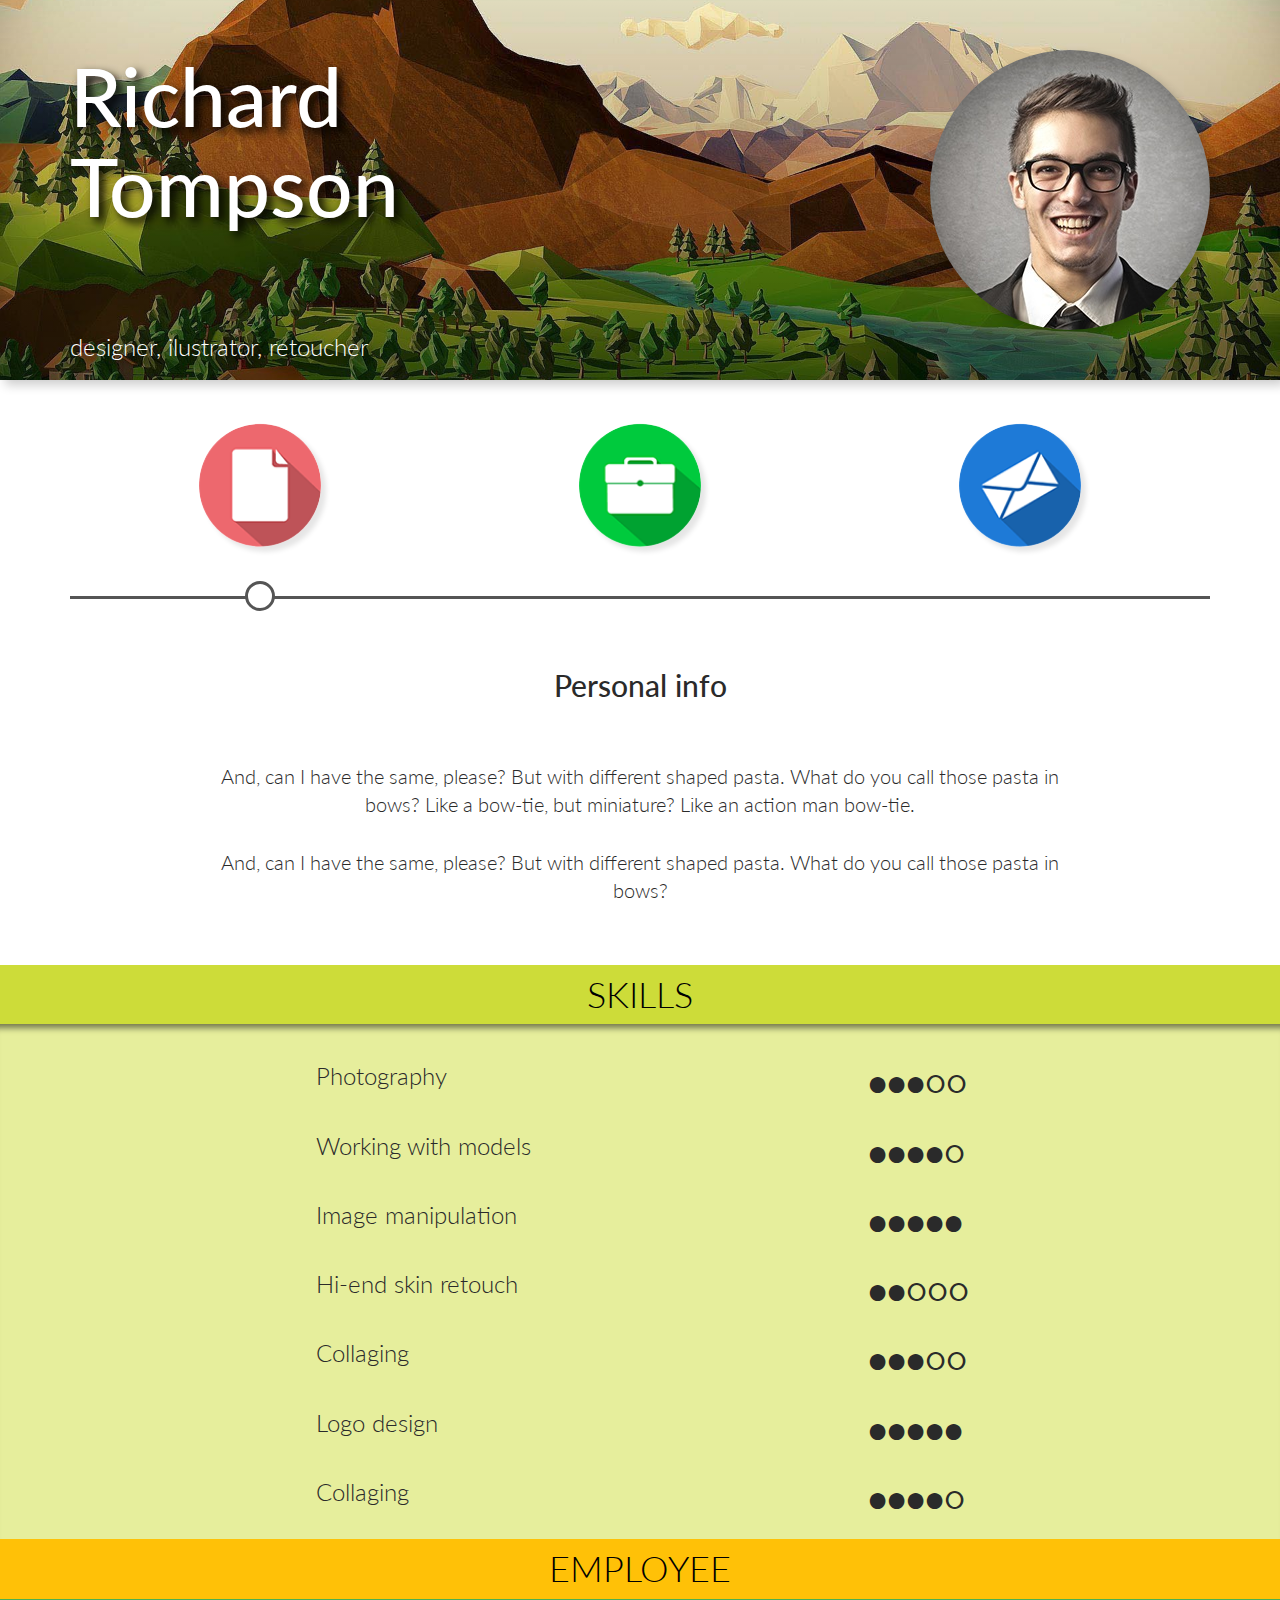
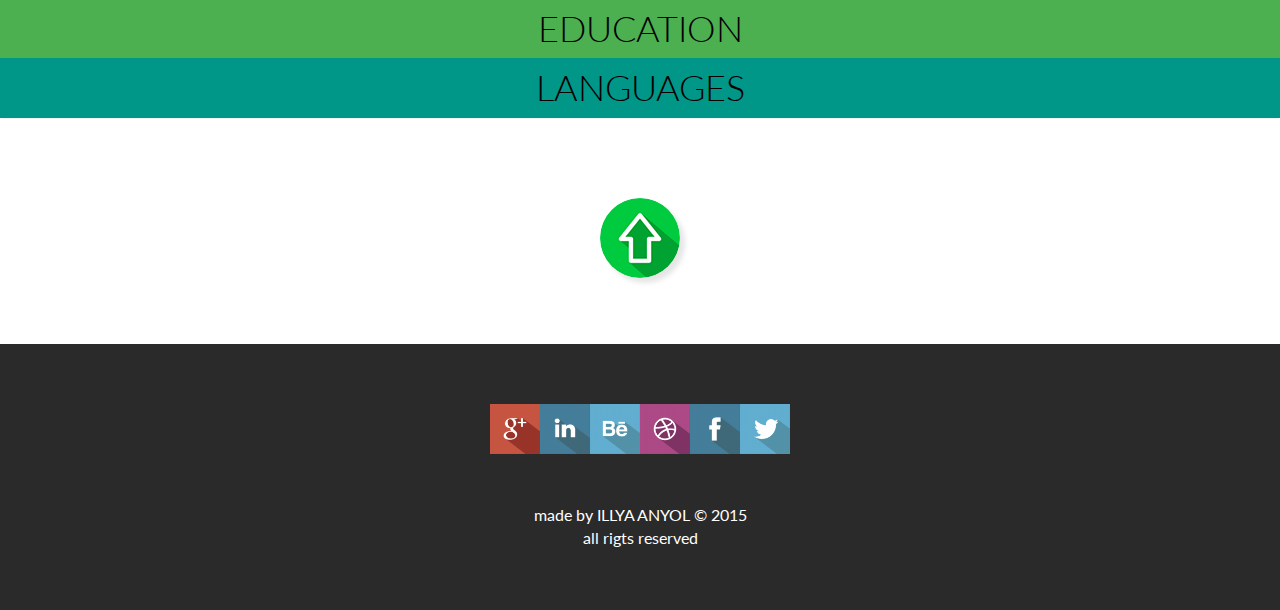
<file: index.html>
<!DOCTYPE html>
<html>
<head>
	<title>Richard Tompson</title>
	<meta charset="UTF-8">
	<meta http-equiv="X-UA-Compatible" content="IE=edge">
	<meta name="viewport" content="width=device-width, initial-scale=1">
	<link rel="icon" href="favicon.ico">
	<link href='http://fonts.googleapis.com/css?family=Lato:300,400' rel='stylesheet' type='text/css'>
	<link rel="stylesheet" href="css/bootstrap.css">
	<link rel="stylesheet" href="css/main.css">

	<!-- HTML5 shim and Respond.js for IE8 support of HTML5 elements and media queries -->
	<!-- WARNING: Respond.js doesn't work if you view the page via file:// -->
	<!--[if lt IE 9]>
		<script src="https://oss.maxcdn.com/html5shiv/3.7.2/html5shiv.min.js"></script>
		<script src="https://oss.maxcdn.com/respond/1.4.2/respond.min.js"></script>
	<![endif]-->
</head>
<body>

	<!-- Header -->
	<header class="header">
		<div class="container">
			<div class="row">
				
				<!-- Profile name and career -->
				<div class="col-sm-6">
					<h1 class="profile-name">Richard Tompson</h1>
					<p class="profile-career">designer, ilustrator, retoucher</p>
				</div><!-- End Profile name and career -->

				<!-- Profile avatar -->
				<div class="col-sm-6">
					<div class="avatar">
						<img src="img/avatar.jpg" alt="Richard-Tompson-avatar">
					</div>
				</div><!-- End Profile avatar -->

			</div>	
		</div>
	</header><!-- End Header -->

	<!-- Menu -->
	<section class="menu">
		<div class="container">
			<nav class="clearfix">
				<div class="col-xs-4 col-sm-4">
					<div class="navigator active"></div>
					<a class="info" href="index.html">
						<img src="img/info.png" alt="">
					</a>
				</div>
				<div class="col-xs-4 col-sm-4">
					<div class="navigator"></div>
					<a class="portfolio" href="portfolio.html">
						<img src="img/portfolio.png" alt="">
					</a>
				</div>
				<div class="col-xs-4 col-sm-4">
					<div class="navigator"></div>
					<a class="contact" href="contact.html">
						<img src="img/contact.png" alt="">
					</a>
				<div>
			</nav>
		</div>
	</section> <!-- End Menu -->

	<!-- Content -->
<section class="content">
	<div class="info-header">
		<h2 class="header-text">Personal info</h2>
			<p class="description">And, can I have the same, please? But with different shaped pasta. What do you call those pasta in bows? Like a bow-tie, but miniature? Like an action man bow-tie.
			<br><br>
			And, can I have the same, please? But with different shaped pasta. What do you call those pasta in bows? </p>
	</div>

		<!-- Skills -->
		
<div class="panel-group" id="accordion" role="tablist" aria-multiselectable="true">
	<div class="panel panel-default">
		<div class="panel-heading" role="tab" id="headingOne">
			<h4 class="panel-title">
				<a data-toggle="collapse" data-parent="#accordion" href="#collapseOne" aria-expanded="true" aria-controls="collapseOne">
					SKILLS
				</a>
			</h4>
		</div>
		<div id="collapseOne" class="panel-collapse collapse in" role="tabpanel" aria-labelledby="headingOne">
			<div class="panel-body">
				<div class="skills-desc-background">

					<div class="row">
						<div class="col-sm-8">
							<p class="skill-1">Photography</p>
						</div>
						<div class="col-sm-4">
							<span>&#9679;</span><span>&#9679;</span><span>&#9679;</span><span>&#9675;</span><span>&#9675;</span>
						</div>
					</div>

					<div class="row">
						<div class="col-sm-8">
							<p class="skill-1">Working with models</p>
						</div>
						<div class="col-sm-4">
							<span>&#9679;</span><span>&#9679;</span><span>&#9679;</span><span>&#9679;</span><span>&#9675;</span>
						</div>
					</div>

					<div class="row">
						<div class="col-sm-8">
							<p class="skill-1">Image manipulation</p>
						</div>
						<div class="col-sm-4">
							<span>&#9679;</span><span>&#9679;</span><span>&#9679;</span><span>&#9679;</span><span>&#9679;</span>
						</div>
					</div>

					<div class="row">
						<div class="col-sm-8">
							<p class="skill-1">Hi-end skin retouch</p>
						</div>
						<div class="col-sm-4">
							<span>&#9679;</span><span>&#9679;</span><span>&#9675;</span><span>&#9675;</span><span>&#9675;</span>
						</div>
					</div>

					<div class="row">
						<div class="col-sm-8">
							<p class="skill-1">Collaging</p>
						</div>
						<div class="col-sm-4">
							<span>&#9679;</span><span>&#9679;</span><span>&#9679;</span><span>&#9675;</span><span>&#9675;</span>
						</div>
					</div>

					<div class="row">
						<div class="col-sm-8">
							<p class="skill-1">Logo design</p>
						</div>
						<div class="col-sm-4">
							<span>&#9679;</span><span>&#9679;</span><span>&#9679;</span><span>&#9679;</span><span>&#9679;</span>
						</div>
					</div>

					<div class="row">
						<div class="col-sm-8">
							<p class="skill-1">Collaging</p>
						</div>
						<div class="col-sm-4">
							<span>&#9679;</span><span>&#9679;</span><span>&#9679;</span><span>&#9679;</span><span>&#9675;</span>
						</div>
					</div>

				</div>
			</div>
		</div>
	</div>
	<div class="panel panel-default">
		<div class="panel-heading" role="tab" id="headingTwo">
			<h4 class="panel-title">
				<a class="collapsed" data-toggle="collapse" data-parent="#accordion" href="#collapseTwo" aria-expanded="false" aria-controls="collapseTwo">
					EMPLOYEE
				</a>
			</h4>
		</div>
		<div id="collapseTwo" class="panel-collapse collapse" role="tabpanel" aria-labelledby="headingTwo">
			<div class="panel-body">
				
				<div class="row companies">
					<div class="col-md-3 company-1">
						<img src="img/company-1.png" alt="No image">
						<p class="company-desc">Company Name<br>Post<br>DD.MM.YY-DD.MM.YY</p>
					</div>
					<div class="col-md-3 company-2">
						<img src="img/company-2.png" alt="No image">
						<p class="company-desc">Company Name<br>Post<br>DD.MM.YY-DD.MM.YY</p>
					</div>
					<div class="col-md-3 company-3">
						<img src="img/company-3.png" alt="No image">
						<p class="company-desc">Company Name<br>Post<br>DD.MM.YY-DD.MM.YY</p>
					</div>
					<div class="col-md-3 company-4">
						<img src="img/company-4.png" alt="No image">
						<p class="company-desc">Company Name<br>Post<br>DD.MM.YY-DD.MM.YY</p>
					</div>					
				</div>
			
			</div>
		</div>
	</div>
	<div class="panel panel-default">
		<div class="panel-heading" role="tab" id="headingThree">
			<h4 class="panel-title">
				<a class="collapsed" data-toggle="collapse" data-parent="#accordion" href="#collapseThree" aria-expanded="false" aria-controls="collapseThree">
					EDUCATION
				</a>
			</h4>
		</div>
		<div id="collapseThree" class="panel-collapse collapse" role="tabpanel" aria-labelledby="headingThree">
			<div class="panel-body">
				<div class="container">
<!-- Large layout -->
					<div class="hidden-sm hidden-xs row education-grid">
						<div class="line"></div>
							<div class="col-md-offset-1 col-md-1 course">
								<div class="course-empty"></div>
							</div>
							<div class="col-md-2 course">
								<div class="line-vert-up"></div>
									<div class="course-field">
										<h3 class="education red">Course name</h3>
										<div class="course-date">
											<p>YYYY</p>
										</div>
									</div>
							</div>
							<div class="col-md-2 course">
								<div class="line-vert-down"></div>
									<div class="course-field">
										<h3 class="education yellow">Course Name</h3>
										<div class="course-date">
											<p>YYYY</p>
										</div>
								</div>
							</div>
							<div class="col-md-2 course">
								<div class="line-vert-up"></div>
									<div class="course-field">
										<h3 class="education green">Course Name</h3>
										<div class="course-date">
											<p>YYYY</p>
										</div>
									</div>
							</div>
							<div class="col-md-1 course">
								<div class="course-empty"></div>
							</div>
							<div class="col-md-2 course">
								<div class="line-vert-down"></div>
									<div class="course-field">
										<h3 class="education purple">Course Name</h3>
										<div class="course-date">
											<p>YYYY</p>
										</div>
									</div>
							</div>
					</div><!-- End of large layout -->

<!-- Small layout -->
					<div class="small-layout hidden-md hidden-lg">
						
						<div class="education-grid-sm">
								<h3 class="education-sm  red">Course name</h3>
							<div class="course-field-sm">
								<p>YYYY</p>
							</div>
						</div>
							
						<div class="education-grid-sm">
								<h3 class="education-sm yellow">Course name</h3>
							<div class="course-field-sm">
								<p>YYYY</p>
							</div>
						</div>
							
							<div class="education-grid-sm">
								<h3 class="education-sm green">Course name</h3>
							<div class="course-field-sm">
								<p>YYYY</p>
							</div>
						</div>
							
							<div class="education-grid-sm">
								<h3 class="education-sm purple">Course name</h3>
							<div class="course-field-sm">
								<p>YYYY</p>
							</div>
						</div>
					</div><!-- End of small layout -->		
			
				</div>
			</div>
		</div>
	</div>
	<div class="panel panel-default">
		<div class="panel-heading" role="tab" id="headingFour">
			<h4 class="panel-title">
				<a class="collapsed" data-toggle="collapse" data-parent="#accordion" href="#collapseFour" aria-expanded="false" aria-controls="collapseFour">
					LANGUAGES
				</a>
			</h4>
		</div>
		<div id="collapseFour" class="panel-collapse collapse" role="tabpanel" aria-labelledby="headingFour">
			<div class="panel-body">
				<div class="skills-desc-background">
				
					<div class="row">
						<div class="col-sm-8">
							<p class="skill-1">Spanish</p>
						</div>
						<div class="col-sm-4">
							<span>&#9679;</span><span>&#9679;</span><span>&#9679;</span><span>&#9675;</span><span>&#9675;</span>
						</div>
					</div>

					<div class="row">
						<div class="col-sm-8">
							<p class="skill-1">English</p>
						</div>
						<div class="col-sm-4">
							<span>&#9679;</span><span>&#9679;</span><span>&#9679;</span><span>&#9679;</span><span>&#9675;</span>
						</div>
					</div>

					<div class="row">
						<div class="col-sm-8">
							<p class="skill-1">Italian</p>
						</div>
						<div class="col-sm-4">
							<span>&#9679;</span><span>&#9679;</span><span>&#9679;</span><span>&#9679;</span><span>&#9679;</span>
						</div>
					</div>

					<div class="row">
						<div class="col-sm-8">
							<p class="skill-1">German</p>
						</div>
						<div class="col-sm-4">
							<span>&#9679;</span><span>&#9679;</span><span>&#9675;</span><span>&#9675;</span><span>&#9675;</span>
						</div>
					</div>

				</div>
			</div>
		</div>
	</div>
</div>
</section>	<!-- End Content -->

<!-- Footer -->

<section class="footer">
	<div class="arrow-block">
		<a class="arrow-top" href=".header">
			<img src="img/arrow-top.png" alt="">
		</a>
	</div>
	<div class="links-block">
		<div class="social-icons">
			<div class="social-link clearfix">
				<a href="">
					<img src="img/googleplus.png" alt="">
				</a>
			</div>
			<div class="social-link clearfix">
				<a href="">
					<img src="img/linkedin.png" alt="">
				</a>
			</div>
			<div class="social-link clearfix">
				<a href="">
					<img src="img/behance.png" alt="">
				</a>
			</div>
			<div class="social-link clearfix">
				<a href="">
					<img src="img/dribble.png" alt="">
				</a>
			</div>
			<div class="social-link clearfix">
				<a href="">
					<img src="img/facebook.png" alt="">
				</a>
			</div>
			<div class="social-link clearfix">
				<a href="">
					<img src="img/twitter.png" alt="">
				</a>
			</div>
			
		</div>
		<p class="copyright">
			made by ILLYA ANYOL © 2015<br>all rigts reserved
		</p>
	</div>


</section>

<script src="https://ajax.googleapis.com/ajax/libs/jquery/1.11.2/jquery.min.js"></script>
<script src="js/bootstrap.min.js"></script>	
<script src="js/main.js"></script>	
</body>
</html>
</file>
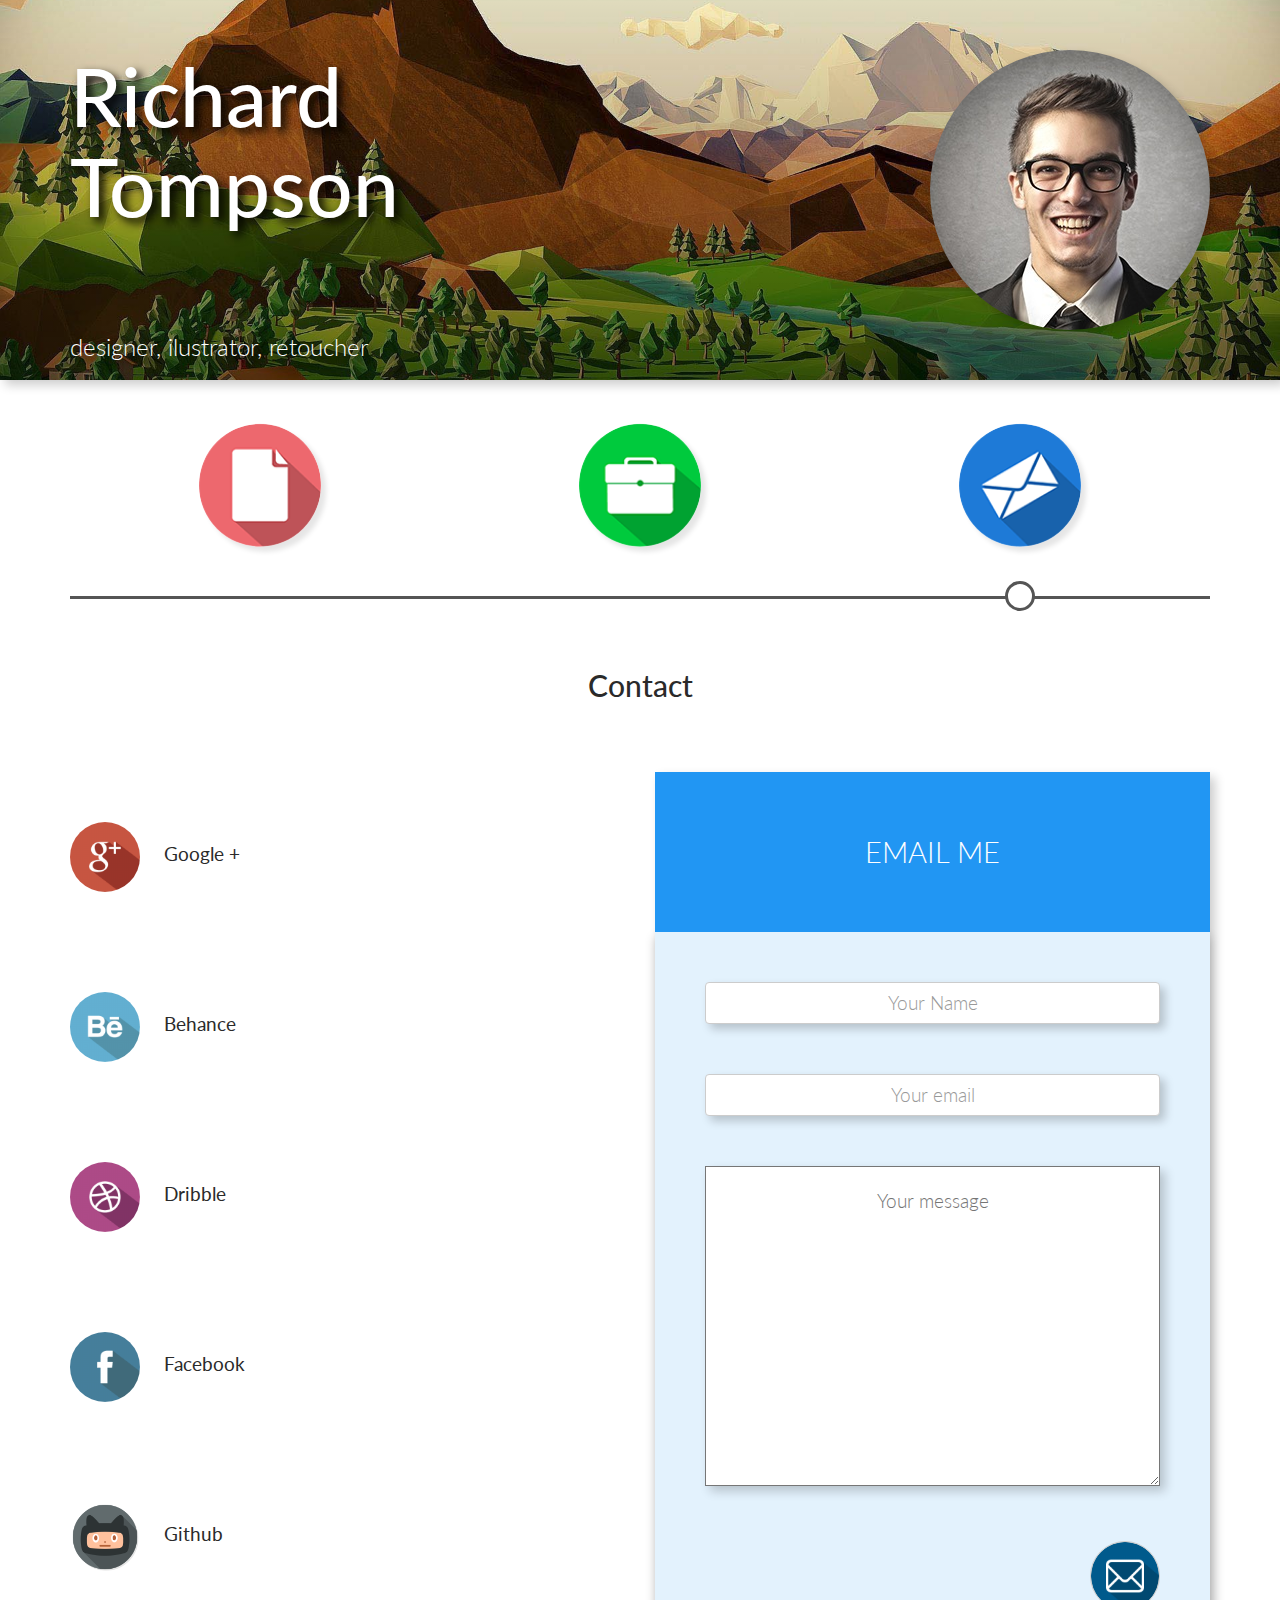
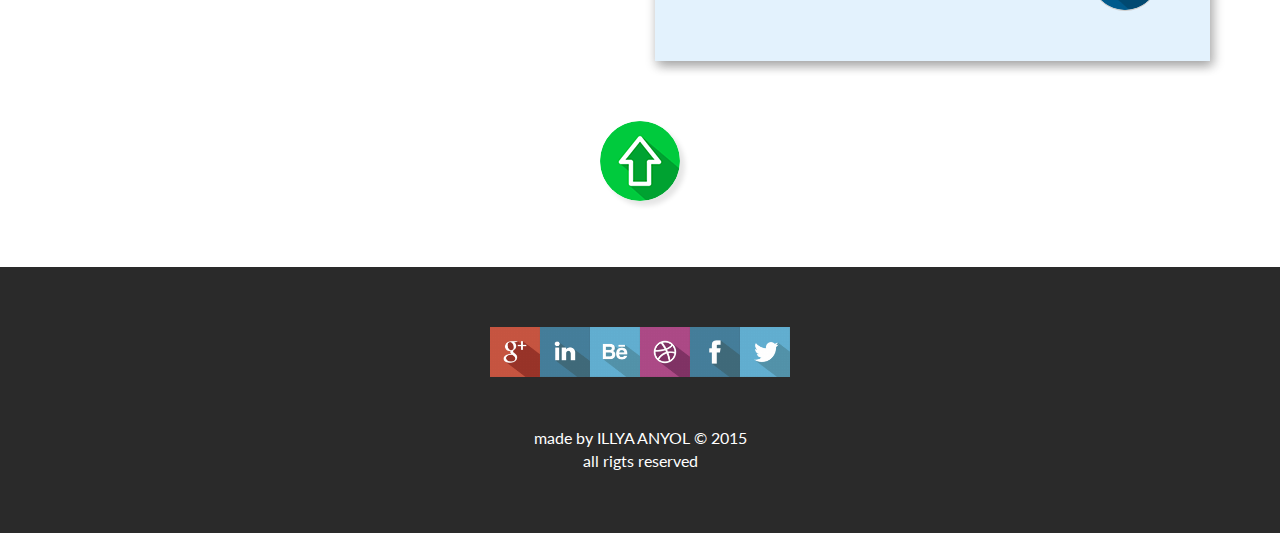
<file: contact.html>
<!DOCTYPE html>
<html>
<head>
	<title>Richard Tompson</title>
	<meta charset="UTF-8">
	<meta http-equiv="X-UA-Compatible" content="IE=edge">
	<meta name="viewport" content="width=device-width, initial-scale=1">
	<link rel="icon" href="favicon.ico">
	<link href='http://fonts.googleapis.com/css?family=Lato:300,400' rel='stylesheet' type='text/css'>
	<link rel="stylesheet" href="css/bootstrap.css">
	<link rel="stylesheet" href="css/main.css">

	<!-- HTML5 shim and Respond.js for IE8 support of HTML5 elements and media queries -->
	<!-- WARNING: Respond.js doesn't work if you view the page via file:// -->
	<!--[if lt IE 9]>
		<script src="https://oss.maxcdn.com/html5shiv/3.7.2/html5shiv.min.js"></script>
		<script src="https://oss.maxcdn.com/respond/1.4.2/respond.min.js"></script>
	<![endif]-->
</head>
<body>

	<!-- Header -->
	<header class="header">
		<div class="container">
			<div class="row">
				
				<!-- Profile name and career -->
				<div class="col-sm-6">
						<h1 class="profile-name">Richard Tompson</h1>
						<p class="profile-career">designer, ilustrator, retoucher</p>
				</div><!-- End Profile name and career -->

				<!-- Profile avatar -->
				<div class="col-sm-6">
					<div class="avatar">
						<img src="img/avatar.jpg" alt="Richard-Tompson-avatar">
					</div>
				</div><!-- End Profile avatar -->

			</div>	
		</div>
	</header><!-- End Header -->

	<!-- Menu -->
	<section class="menu">
		<div class="container">
			<nav class="clearfix">
				<div class="col-xs-4 col-sm-4">
					<div class="navigator"></div>
					<a class="info" href="index.html">
						<img src="img/info.png" alt="">
					</a>
				</div>
				<div class="col-xs-4 col-sm-4">
					<div class="navigator"></div>
					<a class="portfolio" href="portfolio.html">
						<img src="img/portfolio.png" alt="">
					</a>
				</div>
				<div class="col-xs-4 col-sm-4">
					<div class="navigator active"></div>
					<a class="contact" href="contact.html">
						<img src="img/contact.png" alt="">
					</a>
				<div>
			</nav>
		</div>
	</section> <!-- End Menu -->

	<!-- Content -->
<section class="contact-info">
	
	<div class="contact-header">
		<h2 class="header-text">Contact</h2>
	</div>
	
	<div class="container">
		<div class="link-list row">
			
			<div class="links col-sm-4 col-md-6">
				<a href="#">
					<img src="img/googleplus.png" alt="" class="social-logo">
					<p class="social-name">Google +</p>
				</a>
				<a href="#">
					<img src="img/behance.png" alt="" class="social-logo">
					<p class="social-name">Behance</p>
				</a>
				<a href="#">
					<img src="img/dribble.png" alt="" class="social-logo">
					<p class="social-name">Dribble</p>
				</a>
				<a href="#">
					<img src="img/facebook.png" alt="" class="social-logo">
					<p class="social-name">Facebook</p>
				</a>
				<a href="#">
					<img src="img/github.png" alt="" class="social-logo">
					<p class="social-name">Github</p>
				</a>

			</div>

			<div class="col-sm-8 col-md-6">
				<div class="email-me">
					<div class="email-head">
						<p class="email-header">EMAIL ME</p>
					</div>

					<div class="input-form">
						<form class="contact-form clearfix" action="">
							 <input type="text" class="form-control" id="input-name" placeholder="Your Name">
							 <input type="email" class="form-control" id="input-emai" placeholder="Your email">
							 <textarea class="input-text" rows="10" placeholder="Your message"></textarea>
							 <button type="submit" class="btn btn-default"></button> 
						</form>
					</div>

			</div>

		</div>
	</div>
	
</section>	<!-- End Content -->

<!-- Footer -->

<section class="footer">
	<div class="arrow-block">
		<a class="arrow-top" href=".header">
			<img src="img/arrow-top.png" alt="">
		</a>
	</div>
	<div class="links-block">
		<div class="social-icons">
			<div class="social-link clearfix">
				<a href="">
					<img src="img/googleplus.png" alt="">
				</a>
			</div>
			<div class="social-link clearfix">
				<a href="">
					<img src="img/linkedin.png" alt="">
				</a>
			</div>
			<div class="social-link clearfix">
				<a href="">
					<img src="img/behance.png" alt="">
				</a>
			</div>
			<div class="social-link clearfix">
				<a href="">
					<img src="img/dribble.png" alt="">
				</a>
			</div>
			<div class="social-link clearfix">
				<a href="">
					<img src="img/facebook.png" alt="">
				</a>
			</div>
			<div class="social-link clearfix">
				<a href="">
					<img src="img/twitter.png" alt="">
				</a>
			</div>
			
		</div>
		<p class="copyright">
			made by ILLYA ANYOL © 2015<br>all rigts reserved
		</p>
	</div>


</section>

<script src="https://ajax.googleapis.com/ajax/libs/jquery/1.11.2/jquery.min.js"></script>
<script src="js/bootstrap.min.js"></script>	
<script src="js/main.js"></script>	
</body>
</html>
</file>
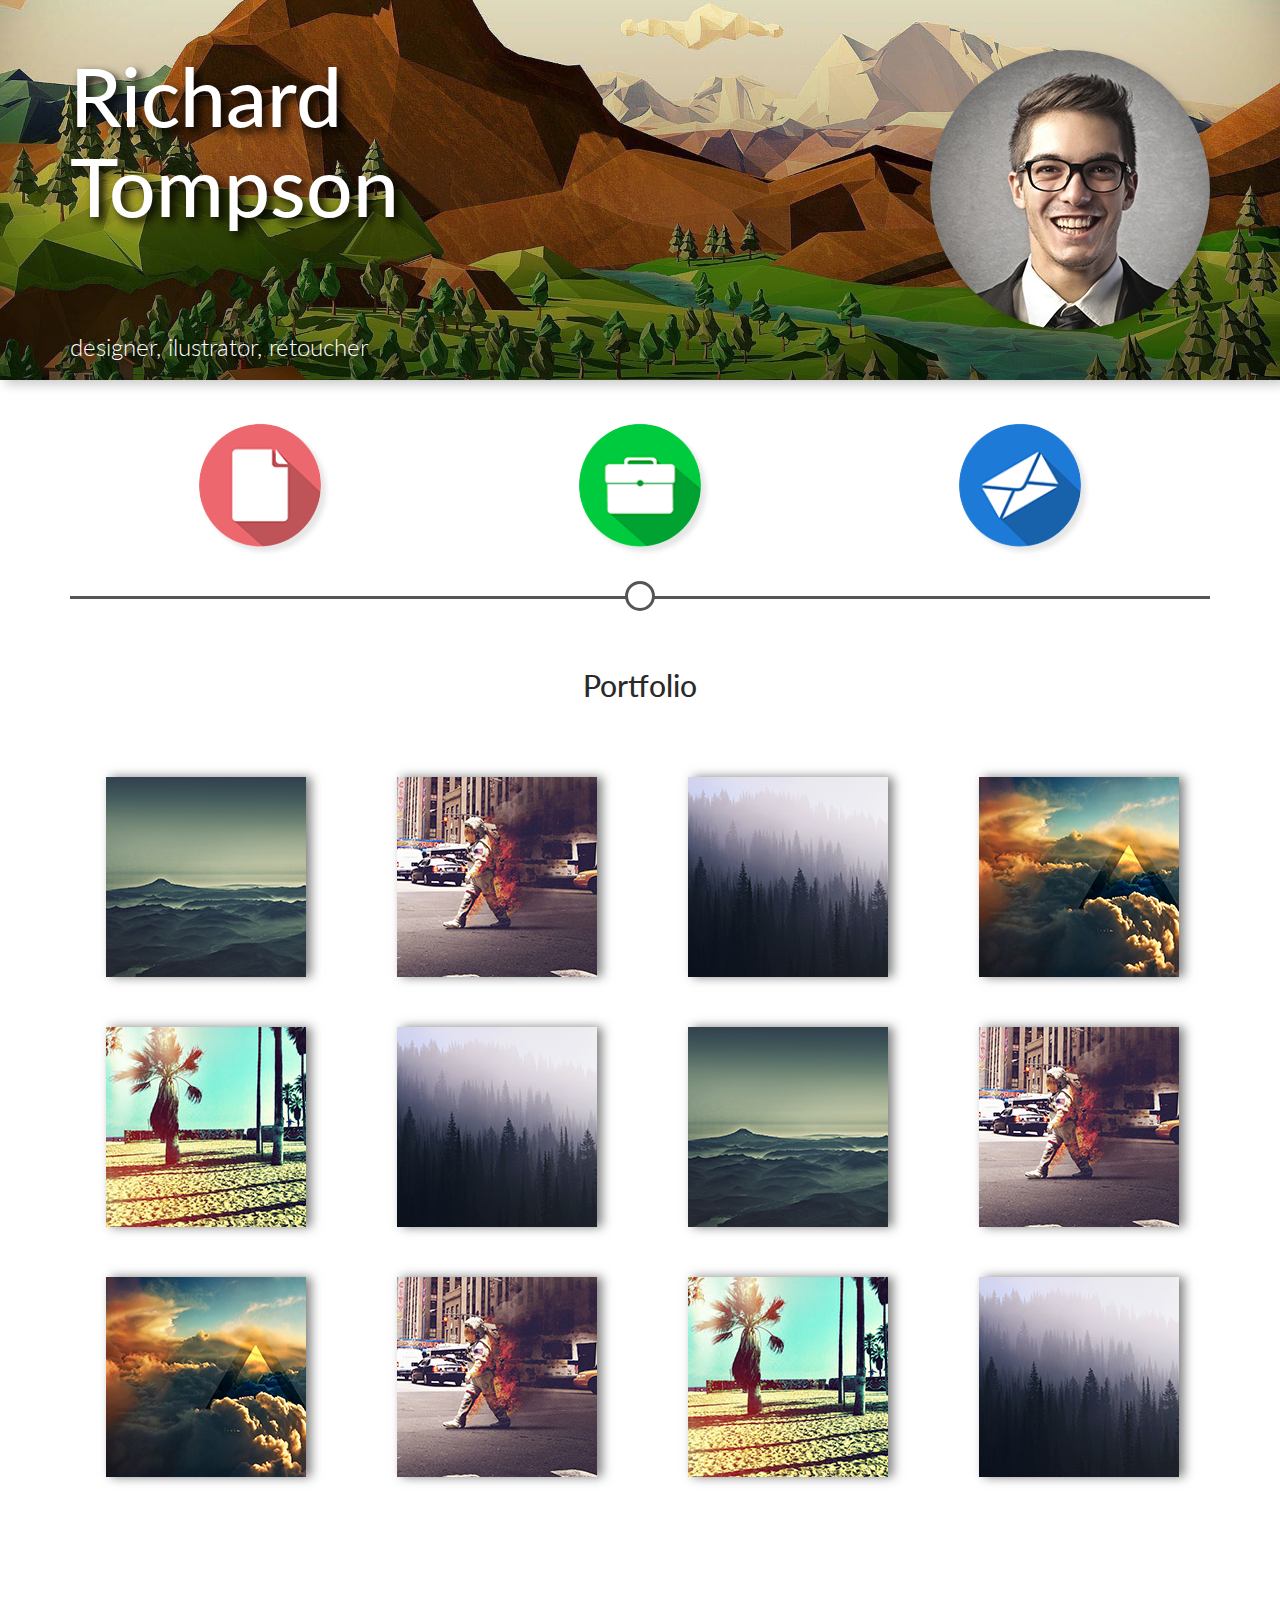
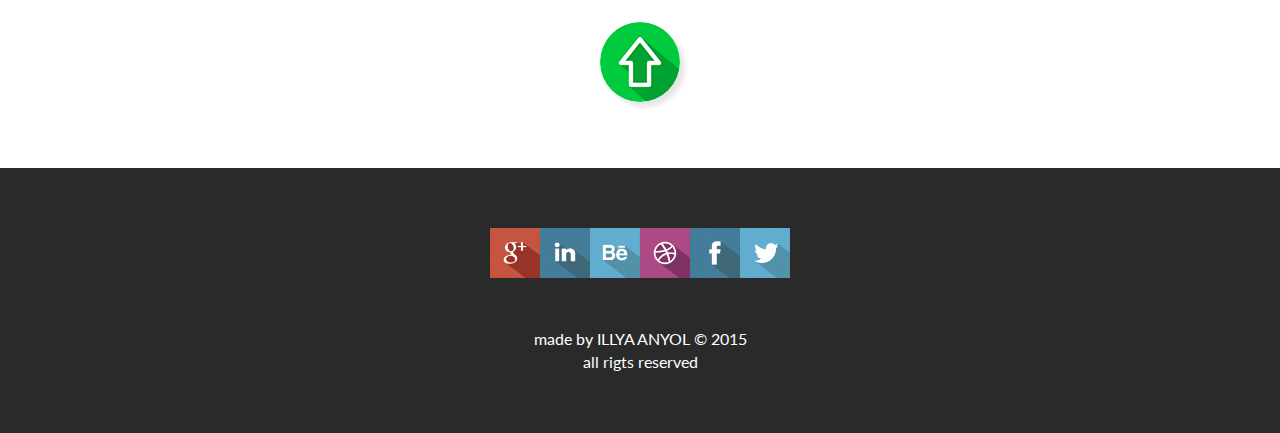
<file: portfolio.html>
<!DOCTYPE html>
<html>
<head>
	<title>Richard Tompson</title>
	<meta charset="UTF-8">
	<meta http-equiv="X-UA-Compatible" content="IE=edge">
	<meta name="viewport" content="width=device-width, initial-scale=1">
	<link rel="icon" href="favicon.ico">
	<link href='http://fonts.googleapis.com/css?family=Lato:300,400' rel='stylesheet' type='text/css'>
	<link rel="stylesheet" href="css/bootstrap.css">
	<link rel="stylesheet" href="css/main.css">

	<!-- HTML5 shim and Respond.js for IE8 support of HTML5 elements and media queries -->
	<!-- WARNING: Respond.js doesn't work if you view the page via file:// -->
	<!--[if lt IE 9]>
		<script src="https://oss.maxcdn.com/html5shiv/3.7.2/html5shiv.min.js"></script>
		<script src="https://oss.maxcdn.com/respond/1.4.2/respond.min.js"></script>
	<![endif]-->
</head>
<body>

	<!-- Header -->
	<header class="header">
		<div class="container">
			<div class="row">
				
				<!-- Profile name and career -->
				<div class="col-sm-6">
						<h1 class="profile-name">Richard Tompson</h1>
						<p class="profile-career">designer, ilustrator, retoucher</p>
				</div><!-- End Profile name and career -->

				<!-- Profile avatar -->
				<div class="col-sm-6">
					<div class="avatar">
						<img src="img/avatar.jpg" alt="Richard-Tompson-avatar">
					</div>
				</div><!-- End Profile avatar -->

			</div>	
		</div>
	</header><!-- End Header -->

	<!-- Menu -->
	<section class="menu">
		<div class="container">
			<nav class="clearfix">
				<div class="col-xs-4 col-sm-4">
					<div class="navigator"></div>
					<a class="info" href="index.html">
						<img src="img/info.png" alt="">
					</a>
				</div>
				<div class="col-xs-4 col-sm-4">
					<div class="navigator active"></div>
					<a class="portfolio" href="portfolio.html">
						<img src="img/portfolio.png" alt="">
					</a>
				</div>
				<div class="col-xs-4 col-sm-4">
					<div class="navigator"></div>
					<a class="contact" href="contact.html">
						<img src="img/contact.png" alt="">
					</a>
				<div>
			</nav>
		</div>
	</section> <!-- End Menu -->





	<!-- Content -->

<section class="portfolio">

	<div class="portfolio-header">
		<h2 class="header-text">Portfolio</h2>
	</div>

	<div class="gallery container">
		<ul class="thumbnails row">
			<li class="col-lg-3 col-md-4 col-sm-6 col-xs-6"><img src="img/gallery/thumbnails/01.jpg" alt=""></li>
			<li class="col-lg-3 col-md-4 col-sm-6 col-xs-6"><img src="img/gallery/thumbnails/02.jpg" alt=""></li>
			<li class="col-lg-3 col-md-4 col-sm-6 col-xs-6"><img src="img/gallery/thumbnails/03.jpg" alt=""></li>
			<li class="col-lg-3 col-md-4 col-sm-6 col-xs-6"><img src="img/gallery/thumbnails/04.jpg" alt=""></li>
			<li class="col-lg-3 col-md-4 col-sm-6 col-xs-6"><img src="img/gallery/thumbnails/05.jpg" alt=""></li>
			<li class="col-lg-3 col-md-4 col-sm-6 col-xs-6"><img src="img/gallery/thumbnails/03.jpg" alt=""></li>
			<li class="col-lg-3 col-md-4 col-sm-6 col-xs-6"><img src="img/gallery/thumbnails/01.jpg" alt=""></li>
			<li class="col-lg-3 col-md-4 col-sm-6 col-xs-6"><img src="img/gallery/thumbnails/02.jpg" alt=""></li>
			<li class="col-lg-3 col-md-4 col-sm-6 col-xs-6"><img src="img/gallery/thumbnails/04.jpg" alt=""></li>
			<li class="col-lg-3 col-md-4 col-sm-6 col-xs-6"><img src="img/gallery/thumbnails/02.jpg" alt=""></li>
			<li class="col-lg-3 col-md-4 col-sm-6 col-xs-6"><img src="img/gallery/thumbnails/05.jpg" alt=""></li>
			<li class="col-lg-3 col-md-4 col-sm-6 col-xs-6"><img src="img/gallery/thumbnails/03.jpg" alt=""></li>
		</ul>
	</div>

<!-- Modal -->
<div class="modal fade" id="myModal" tabindex="-1" role="dialog" aria-labelledby="myModalLabel" aria-hidden="true">
  <div class="modal-dialog">
    <div class="modal-content">
     <div class="modal-body"></div>
    </div>
  </div>
</div>


</section>	<!-- End Content -->






<!-- Footer -->

<section class="footer">
	<div class="arrow-block">
		<a class="arrow-top" href=".header">
			<img src="img/arrow-top.png" alt="">
		</a>
	</div>
	<div class="links-block">
		<div class="social-icons">
			<div class="social-link clearfix">
				<a href="">
					<img src="img/googleplus.png" alt="">
				</a>
			</div>
			<div class="social-link clearfix">
				<a href="">
					<img src="img/linkedin.png" alt="">
				</a>
			</div>
			<div class="social-link clearfix">
				<a href="">
					<img src="img/behance.png" alt="">
				</a>
			</div>
			<div class="social-link clearfix">
				<a href="">
					<img src="img/dribble.png" alt="">
				</a>
			</div>
			<div class="social-link clearfix">
				<a href="">
					<img src="img/facebook.png" alt="">
				</a>
			</div>
			<div class="social-link clearfix">
				<a href="">
					<img src="img/twitter.png" alt="">
				</a>
			</div>
			
		</div>
		<p class="copyright">
			made by ILLYA ANYOL © 2015<br>all rigts reserved
		</p>
	</div>


</section>

<script src="https://ajax.googleapis.com/ajax/libs/jquery/1.11.2/jquery.min.js"></script>
<script src="js/bootstrap.min.js"></script>	
<script src="js/main.js"></script>	
</body>
</html>
</file>
<file: css/main.css>
/* === Variables === */
/* === Extends === */
.menu, .footer .arrow-block, .footer .links-block, .content, .panel-heading, .contact-header {
  text-align: center;
}

.menu a {
  transition: all 0.2s linear;
}
.menu a:hover {
  width: 45%;
  -webkit-filter: brightness(130%);
}

/* === Base === */
html {
  font-size: 1em;
}

body {
  -webkit-font-smoothing: antialiased;
  background-color: #fff;
  font-family: "Lato", sans-serif;
  font-size: 1em;
  color: #2a2a2a;
}

/* === Header === */
header.header {
  background: linear-gradient(to bottom, rgba(255, 255, 255, 0), rgba(0, 0, 0, 0.5)), url(../img/header-background.jpg) center no-repeat;
  background-size: cover;
  box-shadow: 5px 5px 10px rgba(0, 0, 0, 0.2);
  height: 380px;
}
header.header .profile-name {
  color: #fff;
  font-size: 5.125em;
  margin-top: 50px;
  max-width: 350px;
  text-shadow: 5px 5px 10px black;
}
header.header .profile-career {
  color: #fff;
  font-weight: 300;
  font-size: 1.5em;
  margin-top: 100px;
  text-shadow: 5px 5px 10px black;
}
header.header .avatar {
  border-radius: 50%;
  box-shadow: 5px 5px 10px rgba(0, 0, 0, 0.2);
  float: right;
  height: 280px;
  margin-top: 50px;
  overflow: hidden;
  width: 280px;
}
header.header .avatar img {
  width: 100%;
}

/* === Menu === */
.menu nav {
  border-bottom: 3px solid #555555;
}
.menu a {
  position: relative;
  display: inline-block;
  width: 35%;
  margin: 30% 0;
}
.menu .info img,
.menu .portfolio img,
.menu .contact img {
  position: absolute;
  width: 100%;
  left: 0;
  top: 0;
  transform: translateY(-50%);
  border-radius: 50%;
  box-shadow: 5px 5px 5px rgba(0, 0, 0, 0.1);
}
.menu .navigator {
  width: 30px;
  height: 30px;
  background: #fff;
  border-radius: 50%;
  border: 3px solid #555555;
  position: absolute;
  bottom: 0;
  left: 50%;
  margin-left: -15px;
  transform: translateY(50%);
  visibility: hidden;
}
.menu .navigator.active {
  visibility: visible;
}

.footer .arrow-block a {
  display: inline-block;
  position: relative;
  margin: 100px 0;
  transition: all 0.2s linear;
  width: 80px;
}
.footer .arrow-block a:hover {
  width: 120px;
  -webkit-filter: brightness(130%);
}
.footer .arrow-block img {
  border-radius: 50%;
  box-shadow: 5px 5px 5px rgba(0, 0, 0, 0.1);
  position: absolute;
  left: 0;
  top: 0;
  transform: translateY(-50%);
  width: 100%;
}

.footer .links-block {
  background-color: #2a2a2a;
  padding: 50px;
}
.footer .social-icons {
  font-size: 0;
  padding-top: 10px;
}
.footer .social-link {
  display: inline-block;
  position: relative;
  height: 50px;
  width: 50px;
}
.footer .links-block a {
  position: absolute;
  left: 50%;
  top: 50%;
  transform: translateY(-50%) translateX(-50%);
  transition: all 0.2s linear;
  width: 100%;
}
.footer .links-block a:hover {
  box-shadow: 5px 0px 10px rgba(0, 0, 0, 0.5);
  width: 80px;
  z-index: 1;
  -webkit-filter: brightness(130%);
}
.footer .links-block img {
  width: 100%;
}
.footer .copyright {
  color: #fff;
  padding-top: 50px;
}

/* === Abuot bulb === */
.content .header-text {
  padding-top: 50px;
}
.content .description {
  font-weight: 300;
  font-size: 1.25em;
  padding: 50px 15%;
}

/* === Collapse === */
.panel-group .panel + .panel {
  margin-top: 0px;
  border: 0px;
}

.panel-group .panel-heading + .panel-collapse > .panel-body {
  border-top: 0px;
  box-shadow: inset 0px 10px 6px -6px rgba(0, 0, 0, 0.5);
}

.panel {
  border: 0px;
}

.panel-heading {
  border-radius: 0;
  border: none;
  position: relative;
}
.panel-heading a {
  width: 100%;
  color: #000000;
  font-size: 2.25em;
  font-weight: 300;
  margin: 20px 0;
}
.panel-heading a:hover, .panel-heading a:focus {
  text-decoration: none;
}

/* === Individual tab 1 === */
#headingOne {
  background-color: #cddc39;
}

#collapseOne {
  background-color: #e6ee9c;
}
#collapseOne .row {
  margin-left: 5%;
  margin-right: 25px;
  padding-top: 20px;
}
#collapseOne p {
  text-align: left;
  margin: 0 0 15px 30%;
  font-size: 1.5em;
  font-weight: 300;
}
#collapseOne .col-sm-4 {
  text-align: left;
}
#collapseOne span {
  line-height: 1.5;
  font-size: 2em;
}

/* === Individual tab 2 === */
#headingTwo {
  background-color: #ffc107;
}

#collapseTwo {
  background-color: #ffe082;
}
#collapseTwo .companies {
  text-align: center;
  margin: 3% 15%;
}
#collapseTwo img {
  margin-bottom: 50px;
}
#collapseTwo p {
  font-size: 1.5em;
  font-weight: 300;
  line-height: 2;
}

/* === Individual tab 3 === */
#headingThree {
  background-color: #4caf50;
}

#collapseThree {
  background-color: #a5d6a7;
}
#collapseThree .education-grid {
  text-align: center;
  padding: 150px 0;
  position: relative;
}
#collapseThree .education-grid .education {
  position: absolute;
  box-shadow: 5px 5px 10px rgba(0, 0, 0, 0.5);
  width: 200px;
  height: 70px;
}
#collapseThree .education-grid .red {
  background-color: #ff7043;
  transform: translateY(-250%) translateX(-25%);
  padding-top: 20px;
}
#collapseThree .education-grid .yellow {
  background-color: #ffee58;
  transform: translateY(135%) translateX(-25%);
  padding-top: 20px;
}
#collapseThree .education-grid .green {
  background-color: #26a69a;
  transform: translateY(-250%) translateX(-25%);
  padding-top: 20px;
}
#collapseThree .education-grid .purple {
  background-color: #5c6bc0;
  transform: translateY(135%) translateX(-25%);
  padding-top: 20px;
}
#collapseThree .education-grid .course-empty {
  width: 40px;
  height: 40px;
  background-color: #fff;
  border-radius: 50%;
  margin: 30px auto;
}
#collapseThree .education-grid .course-field {
  background-color: #fff;
  border-radius: 50%;
  width: 100px;
  height: 100px;
  margin: 0 auto;
  box-shadow: 5px 5px 10px rgba(0, 0, 0, 0.5);
  padding-top: 32px;
}
#collapseThree .education-grid .course-field p {
  font-size: 1.2157em;
  margin: 0px;
}
#collapseThree .education-grid .line {
  margin-top: 47px;
  position: absolute;
  border: 2px solid #fff;
  width: 100%;
}
#collapseThree .education-grid .line-vert-up {
  position: absolute;
  height: 80%;
  border: 2px solid #fff;
  margin: 0px auto;
  left: 50%;
  transform: translateY(-80%);
}
#collapseThree .education-grid .line-vert-down {
  position: absolute;
  height: 80px;
  border: 2px solid #fff;
  left: 50%;
  transform: translateY(120%);
}

.course {
  position: relative;
}

/* === Individual tab 4 === */
#headingFour {
  background-color: #009688;
}

#collapseFour {
  background-color: #80cbc4;
}
#collapseFour .row {
  margin-left: 5%;
  margin-right: 25px;
  padding-top: 20px;
}
#collapseFour p {
  text-align: left;
  margin: 0 0 15px 30%;
  font-size: 1.5em;
  font-weight: 300;
}
#collapseFour .col-sm-4 {
  text-align: left;
}
#collapseFour span {
  line-height: 1.5;
  font-size: 2em;
}

/* === Gallery ===	 */
.portfolio-header {
  text-align: center;
  margin-top: 70px;
}

.gallery {
  margin-top: 100px;
}
.gallery .thumbnails {
  margin-left: -50px;
}
.gallery .thumbnails li {
  list-style: none;
  height: 150px;
  position: relative;
  margin-bottom: 100px;
}
.gallery .thumbnails li img {
  width: 200px;
  box-shadow: 5px 0px 10px rgba(0, 0, 0, 0.5);
  transition: all 0.2s linear;
  position: absolute;
  left: 50%;
  top: 50%;
  transform: translateX(-50%) translateY(-50%);
}
.gallery .thumbnails li img:hover {
  width: 240px;
  box-shadow: 30px 5px 20px rgba(0, 0, 0, 0.5);
  -webkit-filter: brightness(120%);
}

/* === Viewer ===	 */
.modal-body .controls {
  display: inline-block;
  height: 35px;
  width: 35px;
  color: red;
  text-decoration: none;
  border-radius: 50%;
  transition: brightness, grayscale 0.2s, opacity, 0.7s, linear;
  -webkit-filter: brightness(60%) grayscale(100%);
}
.modal-body .controls:hover {
  -webkit-filter: none;
}
.modal-body .close-button {
  position: absolute;
  margin-left: 50%;
  transform: translateX(-50%) translateY(-50%);
}
.modal-body .close-button .close {
  background: url(../img/close.png) no-repeat;
  background-size: cover;
  opacity: 1;
}
.modal-body .close-button .close:hover {
  -webkit-transform: rotate(360deg);
}
.modal-body .control-arrows {
  margin: 10px 0;
  display: inline-block;
  text-align: center;
  float: left;
  width: 50%;
  height: 35px;
}
.modal-body .next {
  background: url(../img/next.png) no-repeat;
  background-size: cover;
}
.modal-body .previous {
  background: url(../img/previous.png) no-repeat;
  background-size: cover;
}

.modal-body {
  padding: 0px;
}
.modal-body img {
  width: 100%;
  box-shadow: inset 5px 5px 10px rgba(0, 0, 0, 0.5);
}

#myModal {
  padding-left: 17px;
}

.modal-dialog {
  opacity: 1;
  width: auto;
  max-width: 800px;
}

.modal-backdrop.in {
  opacity: 0.7;
}

.modal-content {
  background-color: #2a2a2a;
}

/* === Contact === */
.contact-header {
  margin: 70px 0;
}

.link-list a {
  display: block;
  padding: 50px 0;
  text-decoration: none;
  max-width: 200px;
}
.link-list a:hover img {
  -webkit-filter: brightness(120%);
  transform: scale(1.2, 1.2);
}
.link-list .social-name {
  display: inline-block;
  font-size: 1.2157em;
  margin-left: 20px;
  color: #2a2a2a;
}
.link-list img {
  border-radius: 50%;
  height: 70px;
  width: 70px;
  transition: all 0.2s linear;
}

.email-me {
  box-shadow: 5px 5px 10px rgba(0, 0, 0, 0.2);
}

.email-head {
  text-align: center;
  background-color: #2196f3;
  height: 160px;
  position: relative;
  padding: 60px;
}
.email-head p {
  color: #fff;
  font-size: 1.8em;
  font-weight: 300;
}

.input-form {
  background-color: #e3f2fd;
  padding: 50px 50px 0 50px;
  box-shadow: 0px 5px 10px rgba(0, 0, 0, 0.2);
}
.input-form input,
.input-form textarea {
  font-size: 1.2157em;
  font-weight: 300;
  text-align: center;
  margin-bottom: 50px;
  padding: 20px 0;
  box-shadow: 5px 5px 10px rgba(0, 0, 0, 0.2);
}
.input-form .input-text {
  width: 100%;
}
.input-form button {
  float: right;
  border-radius: 50%;
  background-image: url(../img/email.png);
  background-size: 100%;
  height: 70px;
  width: 70px;
  margin-bottom: 50px;
  transition: all 0.2s linear;
}
.input-form button:hover {
  -webkit-filter: brightness(120%);
  transform: scale(1.2, 1.2);
}

/* === Responsive === */
@media (min-width: 1300px) {
  .modal-dialog {
    width: auto;
    margin: 50px auto;
    max-width: 1300px;
  }
}
#collapseTwo .companies {
  margin: 3% 15%;
}
#collapseTwo img {
  margin-bottom: 5px;
}
#collapseTwo p {
  font-size: 1.5em;
  font-weight: 300;
  line-height: 2;
  margin-bottom: 50px;
}

#collapseThree .small-layout {
  text-align: center;
  margin-bottom: 10px;
}
#collapseThree .education-sm,
#collapseThree .course-field-sm {
  display: inline-block;
  margin: 40px 10% 5px 10%;
}
#collapseThree .course-field-sm {
  background-color: #fff;
  border-radius: 50%;
  width: 100px;
  height: 100px;
  margin: 0 auto;
  box-shadow: 5px 5px 10px rgba(0, 0, 0, 0.5);
  padding-top: 35px;
  font-size: 1.2157em;
  margin: 0px;
}
#collapseThree .education-sm {
  padding-top: 20px;
  box-shadow: 5px 5px 10px rgba(0, 0, 0, 0.5);
  width: 200px;
  height: 70px;
}
#collapseThree .red {
  background-color: #ff7043;
}
#collapseThree .yellow {
  background-color: #ffee58;
}
#collapseThree .green {
  background-color: #26a69a;
}
#collapseThree .purple {
  background-color: #5c6bc0;
}

@media (max-width: 767px) {
  header.header {
    text-align: center;
  }
  header.header .profile-name {
    font-size: 3em;
    max-width: 100%;
    margin-top: 20px;
  }
  header.header .profile-career {
    margin-top: 10px;
  }
  header.header .avatar {
    float: none;
    margin: 20px auto 0;
    width: 200px;
    height: 200px;
  }

  .menu a {
    position: relative;
    display: inline-block;
    min-width: 70px;
    width: 35%;
    margin: 70px 0;
    transition: all 0.2s linear;
  }

  .content .description {
    padding: 25px;
  }

  #collapseOne .row {
    margin-left: 5%;
    margin-right: 25px;
    padding-top: 20px;
  }
  #collapseOne p {
    text-align: center;
    margin: 0;
    font-size: 1.5em;
    font-weight: 300;
  }
  #collapseOne .col-sm-4 {
    text-align: center;
  }
  #collapseOne span {
    line-height: 1.5;
    font-size: 2em;
  }

  #collapseFour .row {
    margin-left: 5%;
    margin-right: 25px;
    padding-top: 20px;
  }
  #collapseFour p {
    text-align: center;
    margin: 0;
    font-size: 1.5em;
    font-weight: 300;
  }
  #collapseFour .col-sm-4 {
    text-align: center;
  }
  #collapseFour span {
    line-height: 1.5;
    font-size: 2em;
  }

  .link-list .links {
    text-align: center;
    margin-bottom: 50px;
  }
  .link-list a {
    padding: 0;
    margin: 10px 10px;
    display: inline-block;
  }
  .link-list .links p {
    display: none;
  }
}
@media (max-width: 550px) {
  .gallery li {
    width: 100%;
  }
}
@media (max-width: 435px) {
  .footer .social-icons {
    width: 150px;
    margin: 0 auto;
  }
}
@media (max-width: 420px) {
  header.header {
    height: 260px;
  }
  header.header .profile-name {
    font-size: 2em;
  }
  header.header .profile-career {
    font-size: 1em;
  }
  header.header .avatar {
    margin-top: 50px;
    width: 150px;
    height: 150px;
  }

  .menu a {
    margin-top: 95px;
  }
  .menu .navigator {
    width: 25px;
    height: 25px;
  }
}
</file>
